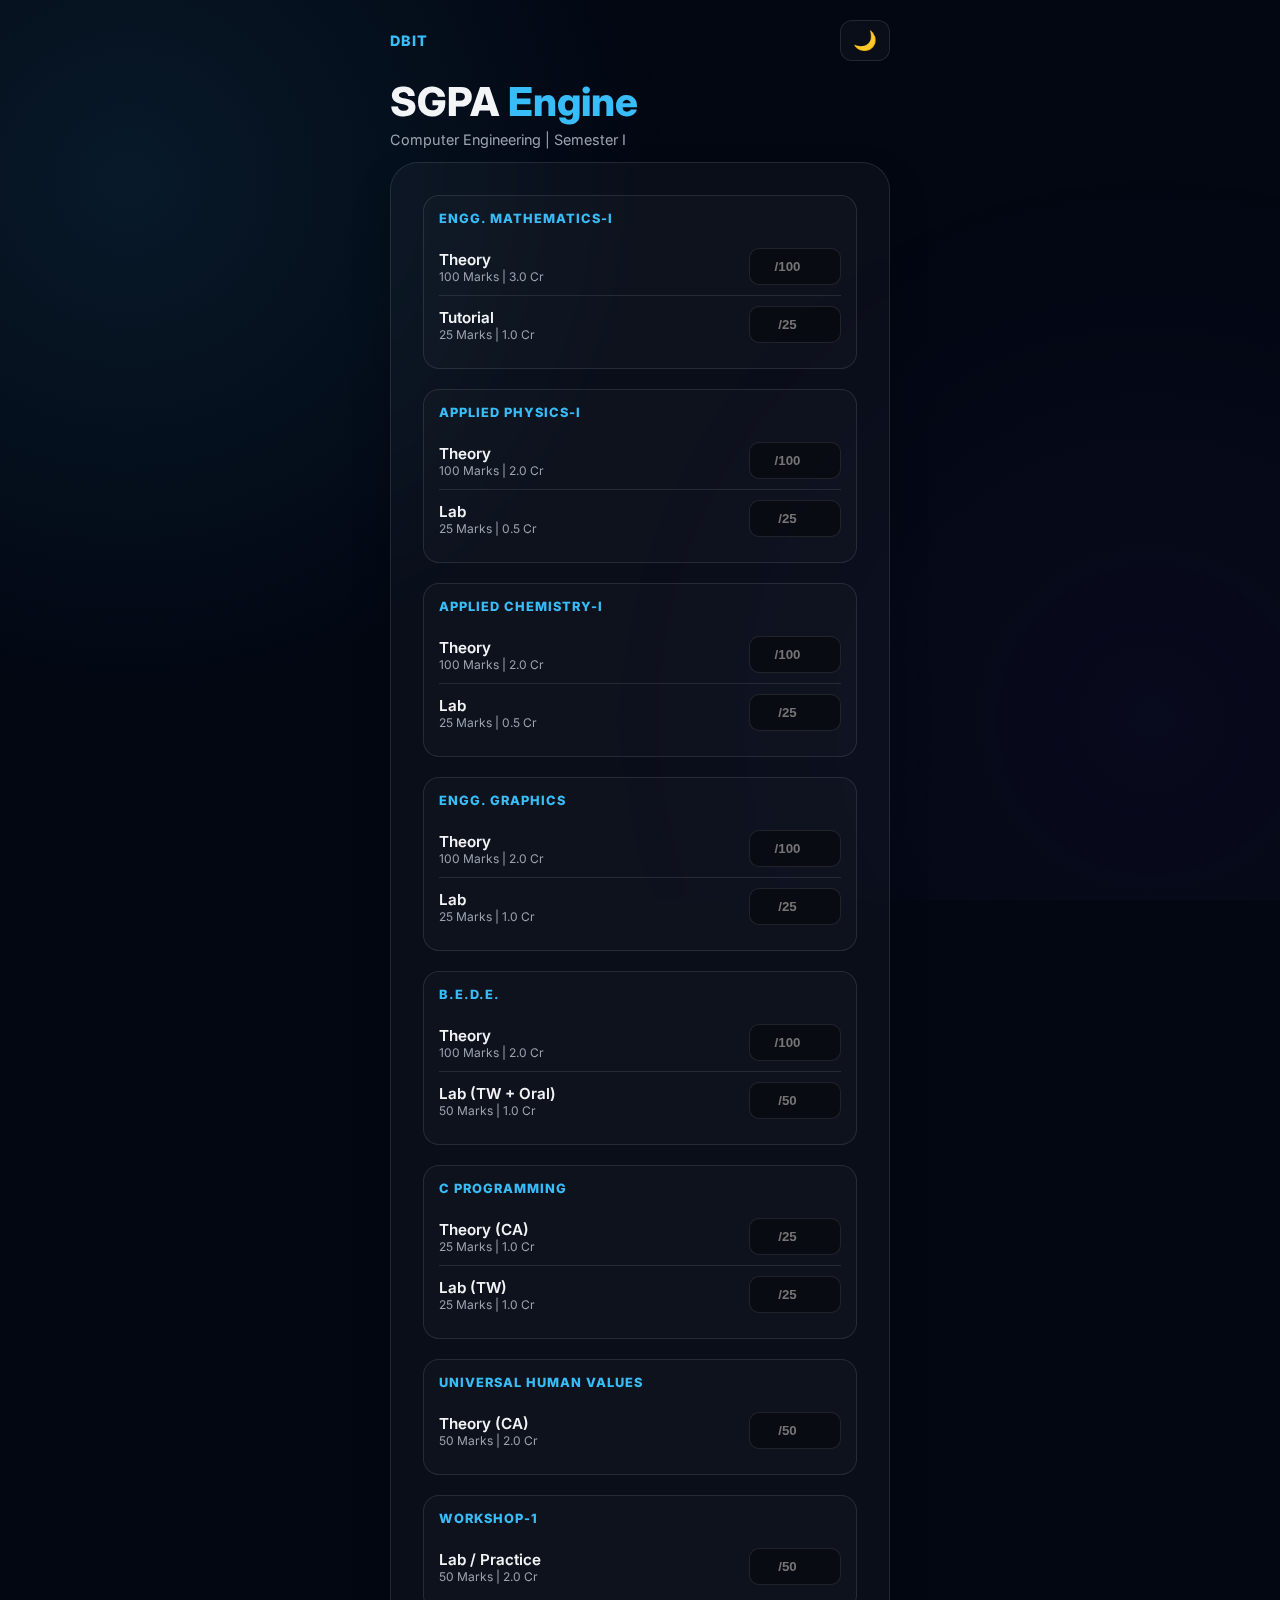
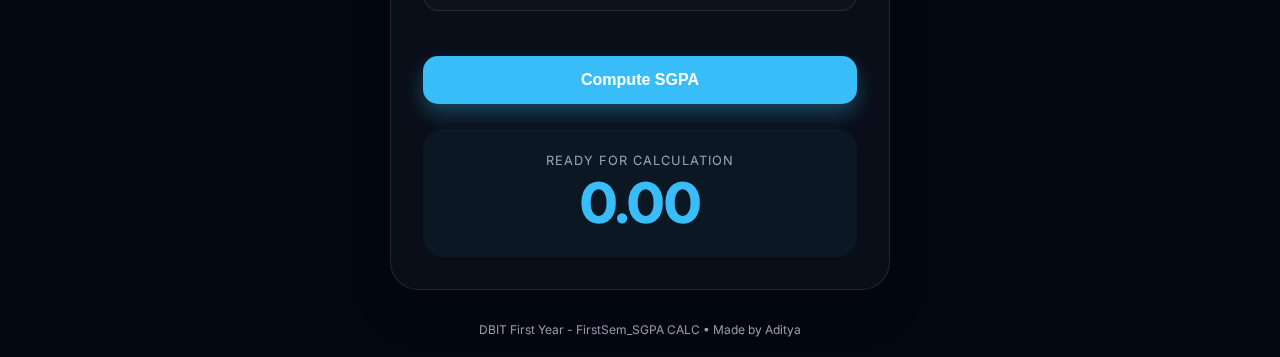
<file: index.html>
<!DOCTYPE html>
<html lang="en" data-theme="dark">
<head>
  <meta charset="UTF-8" />
  <meta name="viewport" content="width=device-width, initial-scale=1.0" />
  <title>DBIT Mumbai | SGPA Engine</title>
  <link rel="stylesheet" href="style.css">
  <link href="https://fonts.googleapis.com/css2?family=Inter:wght@300;400;600;800&display=swap" rel="stylesheet">
</head>
<body>

  <div class="background-blobs"></div>

  <div class="container">
    <header>
      <div class="header-top">
        <div class="logo">DBIT</div>
        <button id="theme-toggle" onclick="toggleTheme()" aria-label="Toggle Theme">
          <span id="theme-icon">🌙</span>
        </button>
      </div>
      <h1>SGPA <span class="accent">Engine</span></h1>
      <p>Computer Engineering | Semester I</p>
    </header>

    <div class="calculator-card">
      <div class="input-grid">
        
        <div class="subject-group">
          <div class="group-title">Engg. Mathematics-I</div>
          <div class="subject-row">
            <div class="sub-info"><label>Theory</label><span class="credits">100 Marks | 3.0 Cr</span></div>
            <input type="number" id="maths_th" placeholder="/100" min="0" max="100">
          </div>
          <div class="subject-row">
            <div class="sub-info"><label>Tutorial</label><span class="credits">25 Marks | 1.0 Cr</span></div>
            <input type="number" id="maths_tw" placeholder="/25" min="0" max="25">
          </div>
        </div>

        <div class="subject-group">
          <div class="group-title">Applied Physics-I</div>
          <div class="subject-row">
            <div class="sub-info"><label>Theory</label><span class="credits">100 Marks | 2.0 Cr</span></div>
            <input type="number" id="phy_th" placeholder="/100" min="0" max="100">
          </div>
          <div class="subject-row">
            <div class="sub-info"><label>Lab</label><span class="credits">25 Marks | 0.5 Cr</span></div>
            <input type="number" id="phy_lab" placeholder="/25" min="0" max="25">
          </div>
        </div>

        <div class="subject-group">
          <div class="group-title">Applied Chemistry-I</div>
          <div class="subject-row">
            <div class="sub-info"><label>Theory</label><span class="credits">100 Marks | 2.0 Cr</span></div>
            <input type="number" id="chem_th" placeholder="/100" min="0" max="100">
          </div>
          <div class="subject-row">
            <div class="sub-info"><label>Lab</label><span class="credits">25 Marks | 0.5 Cr</span></div>
            <input type="number" id="chem_lab" placeholder="/25" min="0" max="25">
          </div>
        </div>

        <div class="subject-group">
          <div class="group-title">Engg. Graphics</div>
          <div class="subject-row">
            <div class="sub-info"><label>Theory</label><span class="credits">100 Marks | 2.0 Cr</span></div>
            <input type="number" id="eg_th" placeholder="/100" min="0" max="100">
          </div>
          <div class="subject-row">
            <div class="sub-info"><label>Lab</label><span class="credits">25 Marks | 1.0 Cr</span></div>
            <input type="number" id="eg_lab" placeholder="/25" min="0" max="25">
          </div>
        </div>

        <div class="subject-group">
          <div class="group-title">B.E.D.E.</div>
          <div class="subject-row">
            <div class="sub-info"><label>Theory</label><span class="credits">100 Marks | 2.0 Cr</span></div>
            <input type="number" id="bede_th" placeholder="/100" min="0" max="100">
          </div>
          <div class="subject-row">
            <div class="sub-info"><label>Lab (TW + Oral)</label><span class="credits">50 Marks | 1.0 Cr</span></div>
            <input type="number" id="bede_lab" placeholder="/50" min="0" max="50">
          </div>
        </div>

        <div class="subject-group">
          <div class="group-title">C Programming</div>
          <div class="subject-row">
            <div class="sub-info"><label>Theory (CA)</label><span class="credits">25 Marks | 1.0 Cr</span></div>
            <input type="number" id="cp_th" placeholder="/25" min="0" max="25">
          </div>
          <div class="subject-row">
            <div class="sub-info"><label>Lab (TW)</label><span class="credits">25 Marks | 1.0 Cr</span></div>
            <input type="number" id="cp_lab" placeholder="/25" min="0" max="25">
          </div>
        </div>

        <div class="subject-group">
          <div class="group-title">Universal Human Values</div>
          <div class="subject-row">
            <div class="sub-info"><label>Theory (CA)</label><span class="credits">50 Marks | 2.0 Cr</span></div>
            <input type="number" id="uhv" placeholder="/50" min="0" max="50">
          </div>
        </div>

        <div class="subject-group">
          <div class="group-title">Workshop-1</div>
          <div class="subject-row">
            <div class="sub-info"><label>Lab / Practice</label><span class="credits">50 Marks | 2.0 Cr</span></div>
            <input type="number" id="workshop" placeholder="/50" min="0" max="50">
          </div>
        </div>

      </div>

      <button id="calcBtn" onclick="calculateSGPA()">Compute SGPA</button>

      <div id="resultWrapper" class="result-display">
        <span id="resultLabel">Ready for Calculation</span>
        <div id="resultValue">0.00</div>
      </div>
    </div>

    <footer>
      DBIT First Year - FirstSem_SGPA CALC • Made by Aditya
    </footer>
  </div>

  <script src="script.js"></script>
</body>
</html>
</file>
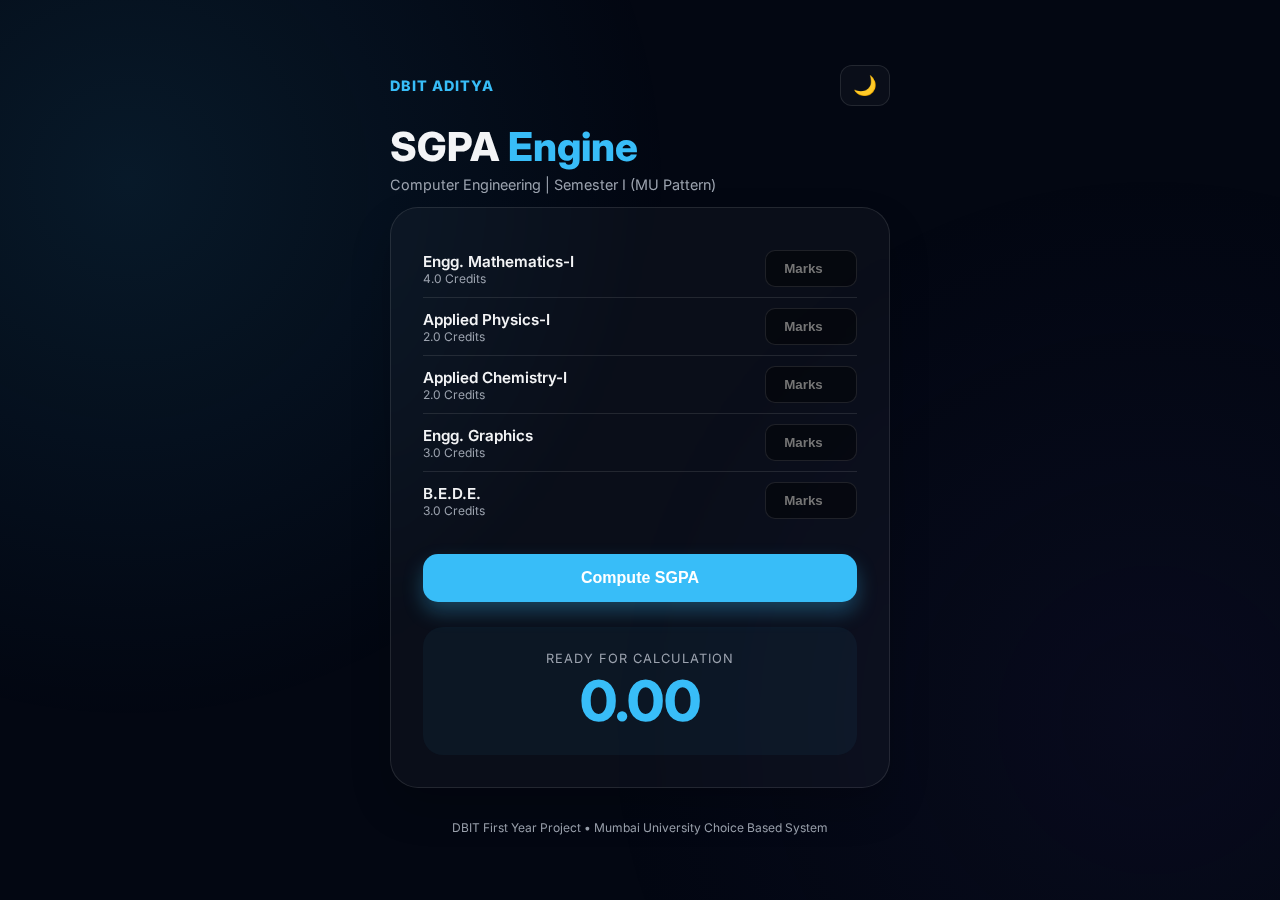
<file: index1.html>
<!DOCTYPE html>
<html lang="en" data-theme="dark">
<head>
  <meta charset="UTF-8" />
  <meta name="viewport" content="width=device-width, initial-scale=1.0" />
  <title>DBIT Mumbai | SGPA Engine</title>
  <link rel="stylesheet" href="style.css">
  <link href="https://fonts.googleapis.com/css2?family=Inter:wght@300;400;600;800&display=swap" rel="stylesheet">
</head>
<body>

  <div class="background-blobs"></div>

  <div class="container">
    <header>
      <div class="header-top">
        <div class="logo">DBIT ADITYA</div>
        <button id="theme-toggle" onclick="toggleTheme()" aria-label="Toggle Theme">
          <span id="theme-icon">🌙</span>
        </button>
      </div>
      <h1>SGPA <span class="accent">Engine</span></h1>
      <p>Computer Engineering | Semester I (MU Pattern)</p>
    </header>

    <div class="calculator-card">
      <div class="input-grid">
        <div class="subject-row">
          <div class="sub-info">
            <label for="maths">Engg. Mathematics-I</label>
            <span class="credits">4.0 Credits</span>
          </div>
          <input type="number" id="maths" placeholder="Marks" min="0" max="100">
        </div>

        <div class="subject-row">
          <div class="sub-info">
            <label for="physics">Applied Physics-I</label>
            <span class="credits">2.0 Credits</span>
          </div>
          <input type="number" id="physics" placeholder="Marks" min="0" max="100">
        </div>

        <div class="subject-row">
          <div class="sub-info">
            <label for="chemistry">Applied Chemistry-I</label>
            <span class="credits">2.0 Credits</span>
          </div>
          <input type="number" id="chemistry" placeholder="Marks" min="0" max="100">
        </div>

        <div class="subject-row">
          <div class="sub-info">
            <label for="eg">Engg. Graphics</label>
            <span class="credits">3.0 Credits</span>
          </div>
          <input type="number" id="eg" placeholder="Marks" min="0" max="100">
        </div>

        <div class="subject-row">
          <div class="sub-info">
            <label for="bede">B.E.D.E.</label>
            <span class="credits">3.0 Credits</span>
          </div>
          <input type="number" id="bede" placeholder="Marks" min="0" max="100">
        </div>
      </div>

      <button id="calcBtn" onclick="calculateSGPA()">Compute SGPA</button>

      <div id="resultWrapper" class="result-display">
        <span id="resultLabel">Ready for Calculation</span>
        <div id="resultValue">0.00</div>
      </div>
    </div>

    <footer>
      DBIT First Year Project • Mumbai University Choice Based System
    </footer>
  </div>

  <script src="script.js"></script>
</body>
</html>
</file>
<file: style.css>
:root {
  
  --primary: #38bdf8;
  --accent: #fbbf24;
  --bg: #030712;
  --text: #f3f4f6;
  --sub-text: #9ca3af;
  --glass: rgba(255, 255, 255, 0.03);
  --glass-border: rgba(255, 255, 255, 0.1);
  --input-bg: rgba(0, 0, 0, 0.4);
}

[data-theme="light"] {

  --bg: #f1f5f9;
  --text: #0f172a;
  --sub-text: #475569;
  --glass: rgba(255, 255, 255, 0.8);
  --glass-border: rgba(0, 0, 0, 0.05);
  --input-bg: #ffffff;
  --primary: #0284c7;
}

body {
  font-family: 'Inter', sans-serif;
  background-color: var(--bg);
  color: var(--text);
  margin: 0;
  display: flex;
  justify-content: center;
  align-items: center;
  min-height: 100vh;
  transition: background-color 0.4s ease, color 0.4s ease;
}

.background-blobs {
  position: fixed;
  top: 0; left: 0; width: 100%; height: 100%;
  background: radial-gradient(circle at 10% 20%, rgba(56, 189, 248, 0.1) 0%, transparent 40%),
              radial-gradient(circle at 90% 80%, rgba(30, 27, 75, 0.2) 0%, transparent 40%);
  z-index: -1;
}

.container { width: 90%; max-width: 500px; padding: 20px; }

.header-top { display: flex; justify-content: space-between; align-items: center; margin-bottom: 1rem; }
.logo { font-weight: 800; color: var(--primary); letter-spacing: 1px; font-size: 0.9rem; }
h1 { font-size: 2.5rem; margin: 0; font-weight: 800; }
.accent { color: var(--primary); }
header p { color: var(--sub-text); font-size: 0.9rem; margin-top: 5px; }

#theme-toggle {
  background: var(--glass);
  border: 1px solid var(--glass-border);
  padding: 8px 12px;
  border-radius: 12px;
  cursor: pointer;
  font-size: 1.2rem;
  transition: all 0.3s ease;
}

.calculator-card {
  background: var(--glass);
  backdrop-filter: blur(16px);
  border: 1px solid var(--glass-border);
  border-radius: 28px;
  padding: 2rem;
  box-shadow: 0 20px 40px rgba(0,0,0,0.2);
}


.subject-group {
  margin-bottom: 20px;
  background: rgba(255, 255, 255, 0.02); 
  padding: 15px;
  border-radius: 16px;
  border: 1px solid var(--glass-border);
}

.group-title {
  font-size: 0.8rem;
  color: var(--primary);
  font-weight: 800;
  margin-bottom: 12px;
  text-transform: uppercase;
  letter-spacing: 1px;
}

.subject-row {
  display: flex;
  justify-content: space-between;
  align-items: center;
  padding: 10px 0;
  border-bottom: 1px solid var(--glass-border);
}
.subject-row:last-child {
  border-bottom: none;
}


.sub-info { display: flex; flex-direction: column; }
label { font-weight: 600; font-size: 0.95rem; }
.credits { font-size: 0.75rem; color: var(--sub-text); }

input {
  background: var(--input-bg);
  border: 1px solid var(--glass-border);
  color: var(--text);
  padding: 10px;
  border-radius: 10px;
  width: 70px;
  text-align: center;
  font-weight: 600;
}

button#calcBtn {
  width: 100%;
  margin-top: 25px;
  padding: 15px;
  border-radius: 15px;
  border: none;
  background: var(--primary);
  color: white;
  font-weight: 700;
  font-size: 1rem;
  cursor: pointer;
  box-shadow: 0 10px 20px rgba(56, 189, 248, 0.3);
  transition: transform 0.2s;
}

button#calcBtn:hover { transform: translateY(-2px); }

.result-display {
  margin-top: 25px;
  text-align: center;
  padding: 20px;
  background: rgba(56, 189, 248, 0.05);
  border-radius: 20px;
}

#resultLabel { font-size: 0.8rem; text-transform: uppercase; letter-spacing: 1px; color: var(--sub-text); }
#resultValue { font-size: 3.5rem; font-weight: 800; color: var(--primary); }

footer { text-align: center; margin-top: 2rem; font-size: 0.75rem; color: var(--sub-text); }
</file>
